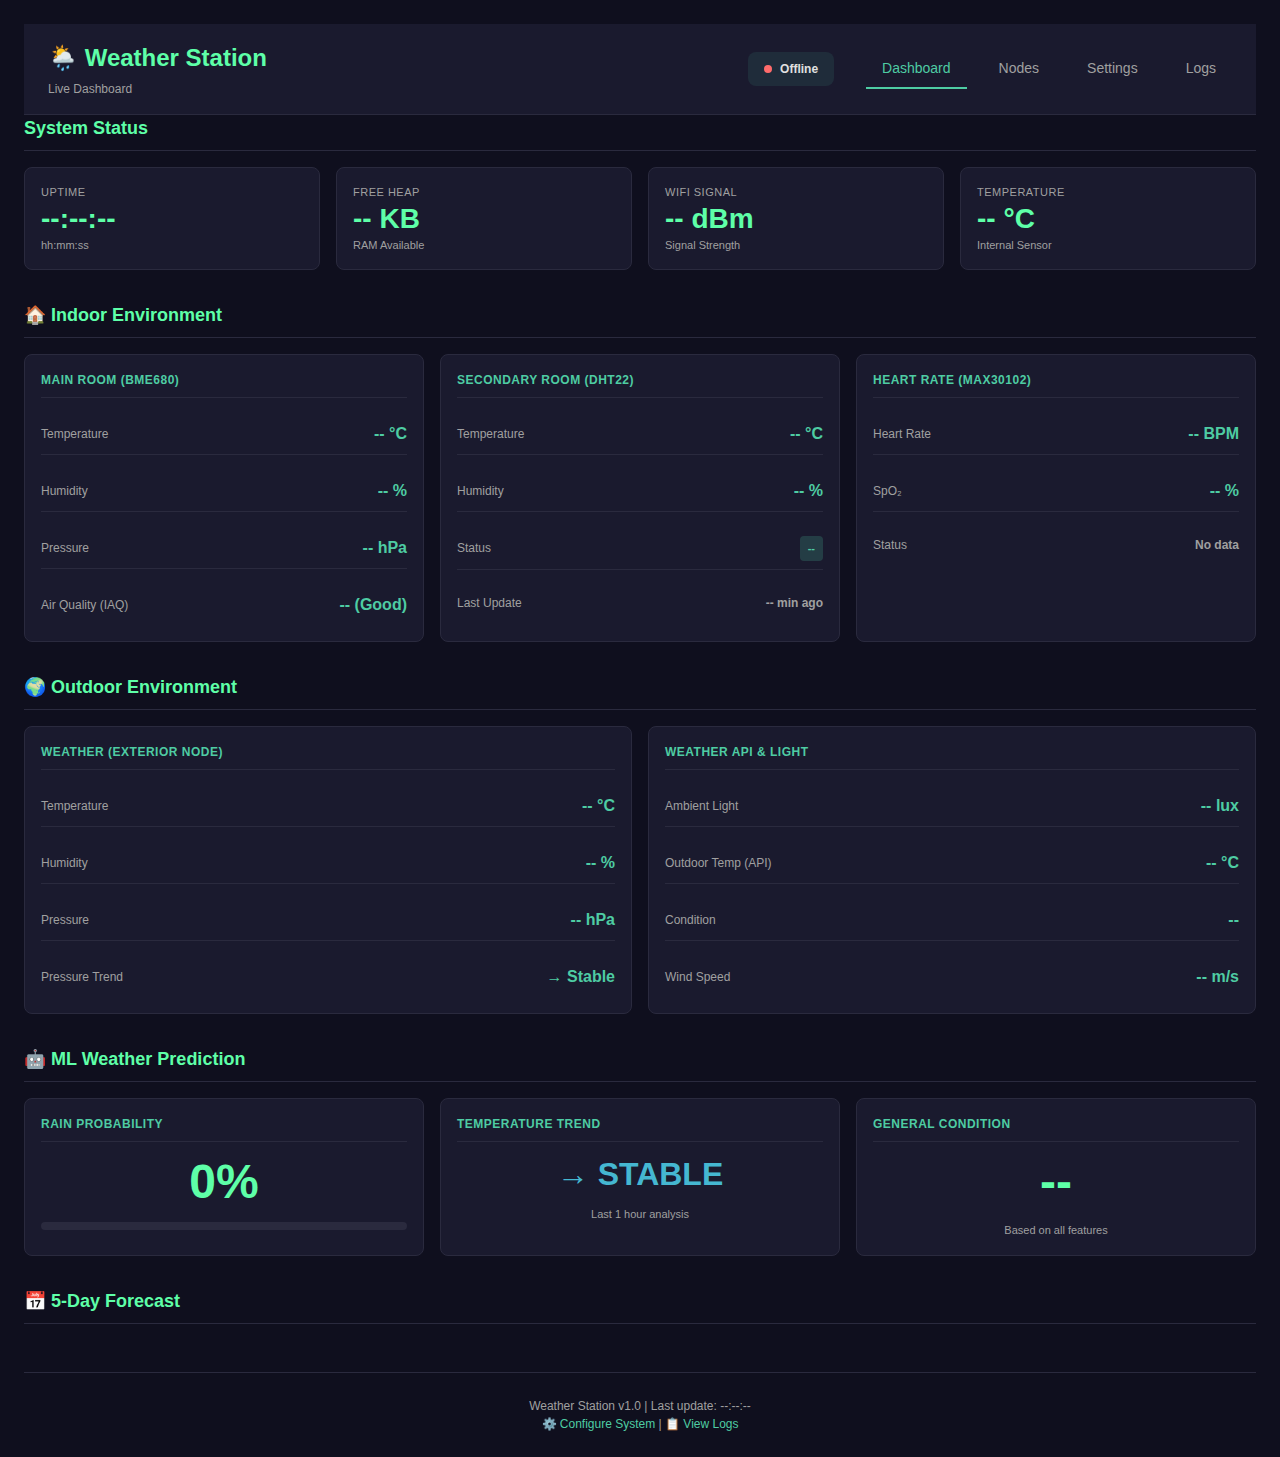
<file: esp32s3_central/data/index.html>
<!DOCTYPE html>
<html lang="en">
<head>
    <meta charset="UTF-8">
    <meta name="viewport" content="width=device-width, initial-scale=1.0">
    <title>Weather Station - Dashboard</title>
    <link rel="stylesheet" href="style.css">
</head>
<body>
    <div class="container">
        <!-- Header -->
        <header class="header">
            <div class="header-left">
                <h1>🌦️ Weather Station</h1>
                <p id="last-update" class="subtitle">Live Dashboard</p>
            </div>
            <div class="header-right">
                <div class="status-indicator" id="system-status">
                    <span class="status-dot online"></span>
                    <span>Online</span>
                </div>
                <nav class="nav">
                    <a href="index.html" class="nav-link active">Dashboard</a>
                    <a href="nodes.html" class="nav-link">Nodes</a>
                    <a href="config.html" class="nav-link">Settings</a>
                    <a href="logs.html" class="nav-link">Logs</a>
                </nav>
            </div>
        </header>

        <!-- System Status -->
        <section class="section">
            <h2>System Status</h2>
            <div class="grid grid-4">
                <div class="card">
                    <div class="card-label">Uptime</div>
                    <div class="card-value" id="uptime">--:--:--</div>
                    <div class="card-unit">hh:mm:ss</div>
                </div>
                <div class="card">
                    <div class="card-label">Free Heap</div>
                    <div class="card-value" id="heap">-- KB</div>
                    <div class="card-unit">RAM Available</div>
                </div>
                <div class="card">
                    <div class="card-label">WiFi Signal</div>
                    <div class="card-value" id="wifi-signal">-- dBm</div>
                    <div class="card-unit">Signal Strength</div>
                </div>
                <div class="card">
                    <div class="card-label">Temperature</div>
                    <div class="card-value" id="cpu-temp">-- °C</div>
                    <div class="card-unit">Internal Sensor</div>
                </div>
            </div>
        </section>

        <!-- Indoor Sensors -->
        <section class="section">
            <h2>🏠 Indoor Environment</h2>
            <div class="grid grid-3">
                <!-- Room 1 -->
                <div class="card">
                    <div class="card-header">Main Room (BME680)</div>
                    <div class="sensor-reading">
                        <div class="reading-item">
                            <span class="reading-label">Temperature</span>
                            <span class="reading-value" id="temp-room1">-- °C</span>
                        </div>
                        <div class="reading-item">
                            <span class="reading-label">Humidity</span>
                            <span class="reading-value" id="humidity-room1">-- %</span>
                        </div>
                        <div class="reading-item">
                            <span class="reading-label">Pressure</span>
                            <span class="reading-value" id="pressure-room1">-- hPa</span>
                        </div>
                        <div class="reading-item">
                            <span class="reading-label">Air Quality (IAQ)</span>
                            <span class="reading-value" id="iaq-room1">-- (Good)</span>
                        </div>
                    </div>
                </div>

                <!-- Room 2 (from Interior node) -->
                <div class="card">
                    <div class="card-header">Secondary Room (DHT22)</div>
                    <div class="sensor-reading">
                        <div class="reading-item">
                            <span class="reading-label">Temperature</span>
                            <span class="reading-value" id="temp-room2">-- °C</span>
                        </div>
                        <div class="reading-item">
                            <span class="reading-label">Humidity</span>
                            <span class="reading-value" id="humidity-room2">-- %</span>
                        </div>
                        <div class="reading-item">
                            <span class="reading-label">Status</span>
                            <span class="reading-value status-badge" id="status-room2">--</span>
                        </div>
                        <div class="reading-item">
                            <span class="reading-label">Last Update</span>
                            <span class="reading-value small" id="update-room2">-- min ago</span>
                        </div>
                    </div>
                </div>

                <!-- Heart Rate (MAX30102) -->
                <div class="card">
                    <div class="card-header">Heart Rate (MAX30102)</div>
                    <div class="sensor-reading">
                        <div class="reading-item">
                            <span class="reading-label">Heart Rate</span>
                            <span class="reading-value" id="heart-rate">-- BPM</span>
                        </div>
                        <div class="reading-item">
                            <span class="reading-label">SpO₂</span>
                            <span class="reading-value" id="spo2">-- %</span>
                        </div>
                        <div class="reading-item">
                            <span class="reading-label">Status</span>
                            <span class="reading-value small" id="hr-status">No data</span>
                        </div>
                    </div>
                </div>
            </div>
        </section>

        <!-- Outdoor Sensors -->
        <section class="section">
            <h2>🌍 Outdoor Environment</h2>
            <div class="grid grid-2">
                <!-- Outdoor sensors -->
                <div class="card">
                    <div class="card-header">Weather (Exterior Node)</div>
                    <div class="sensor-reading">
                        <div class="reading-item">
                            <span class="reading-label">Temperature</span>
                            <span class="reading-value" id="temp-outdoor">-- °C</span>
                        </div>
                        <div class="reading-item">
                            <span class="reading-label">Humidity</span>
                            <span class="reading-value" id="humidity-outdoor">-- %</span>
                        </div>
                        <div class="reading-item">
                            <span class="reading-label">Pressure</span>
                            <span class="reading-value" id="pressure-outdoor">-- hPa</span>
                        </div>
                        <div class="reading-item">
                            <span class="reading-label">Pressure Trend</span>
                            <span class="reading-value" id="pressure-trend">→ Stable</span>
                        </div>
                    </div>
                </div>

                <!-- Light & Weather API -->
                <div class="card">
                    <div class="card-header">Weather API & Light</div>
                    <div class="sensor-reading">
                        <div class="reading-item">
                            <span class="reading-label">Ambient Light</span>
                            <span class="reading-value" id="light-outdoor">-- lux</span>
                        </div>
                        <div class="reading-item">
                            <span class="reading-label">Outdoor Temp (API)</span>
                            <span class="reading-value" id="api-temp">-- °C</span>
                        </div>
                        <div class="reading-item">
                            <span class="reading-label">Condition</span>
                            <span class="reading-value" id="api-condition">--</span>
                        </div>
                        <div class="reading-item">
                            <span class="reading-label">Wind Speed</span>
                            <span class="reading-value" id="api-wind">-- m/s</span>
                        </div>
                    </div>
                </div>
            </div>
        </section>

        <!-- ML Predictions -->
        <section class="section">
            <h2>🤖 ML Weather Prediction</h2>
            <div class="grid grid-3">
                <div class="card">
                    <div class="card-header">Rain Probability</div>
                    <div class="prediction-large" id="rain-prob">0%</div>
                    <div class="prediction-bar">
                        <div class="prediction-bar-fill" id="rain-prob-bar" style="width: 0%"></div>
                    </div>
                </div>

                <div class="card">
                    <div class="card-header">Temperature Trend</div>
                    <div class="prediction-large trend" id="temp-trend">→ STABLE</div>
                    <div class="prediction-unit">Last 1 hour analysis</div>
                </div>

                <div class="card">
                    <div class="card-header">General Condition</div>
                    <div class="prediction-large" id="general-condition">--</div>
                    <div class="prediction-unit">Based on all features</div>
                </div>
            </div>
        </section>

        <!-- 5-Day Forecast -->
        <section class="section">
            <h2>📅 5-Day Forecast</h2>
            <div class="forecast-container" id="forecast-container">
                <!-- Filled by JavaScript -->
            </div>
        </section>

        <!-- Footer -->
        <footer class="footer">
            <p>Weather Station v1.0 | Last update: <span id="footer-time">--:--:--</span></p>
            <p><a href="config.html">⚙️ Configure System</a> | <a href="logs.html">📋 View Logs</a></p>
        </footer>
    </div>

    <script src="app.js"></script>
</body>
</html>
</file>
<file: esp32s3_central/data/style.css>
/* ============================================================================
   Home Weather Station - Master Stylesheet
   Dark theme, responsive, optimized for LittleFS
   ============================================================================ */

:root {
    --color-bg-dark: #0f0f1e;
    --color-bg-card: #1a1a2e;
    --color-text-primary: #e0e0e0;
    --color-text-secondary: #a0a0a0;
    --color-accent: #4ecca3;
    --color-accent-light: #5effa8;
    --color-warning: #ff6b6b;
    --color-success: #4ecca3;
    --color-info: #45b7d1;
    --color-border: #2a2a3e;
    --spacing-xs: 4px;
    --spacing-sm: 8px;
    --spacing-md: 16px;
    --spacing-lg: 24px;
    --spacing-xl: 32px;
    --radius: 8px;
}

* {
    margin: 0;
    padding: 0;
    box-sizing: border-box;
}

html {
    scroll-behavior: smooth;
}

body {
    background-color: var(--color-bg-dark);
    color: var(--color-text-primary);
    font-family: -apple-system, BlinkMacSystemFont, "Segoe UI", Roboto, "Helvetica Neue", Arial, sans-serif;
    font-size: 14px;
    line-height: 1.5;
    overflow-x: hidden;
}

.container {
    max-width: 1400px;
    margin: 0 auto;
    padding: var(--spacing-lg);
}

/* ============================================================================
   Header & Navigation
   ============================================================================ */

.header {
    background-color: var(--color-bg-card);
    border-bottom: 1px solid var(--color-border);
    padding: var(--spacing-md) var(--spacing-lg);
    margin: -var(--spacing-lg) -var(--spacing-lg) var(--spacing-lg) -var(--spacing-lg);
    display: flex;
    justify-content: space-between;
    align-items: center;
    flex-wrap: wrap;
    gap: var(--spacing-lg);
    position: sticky;
    top: 0;
    z-index: 100;
}

.header-left h1 {
    font-size: 24px;
    margin-bottom: var(--spacing-xs);
    color: var(--color-accent-light);
}

.header-left .subtitle {
    font-size: 12px;
    color: var(--color-text-secondary);
}

.header-right {
    display: flex;
    align-items: center;
    gap: var(--spacing-xl);
}

.status-indicator {
    display: flex;
    align-items: center;
    gap: var(--spacing-sm);
    padding: var(--spacing-sm) var(--spacing-md);
    background-color: rgba(78, 204, 163, 0.1);
    border-radius: var(--radius);
    font-size: 12px;
    font-weight: 600;
}

.status-dot {
    width: 8px;
    height: 8px;
    border-radius: 50%;
    animation: pulse 2s infinite;
}

.status-dot.online {
    background-color: var(--color-success);
}

.status-dot.offline {
    background-color: var(--color-warning);
    animation: none;
}

@keyframes pulse {
    0%, 100% { opacity: 1; }
    50% { opacity: 0.5; }
}

.nav {
    display: flex;
    gap: var(--spacing-md);
}

.nav-link {
    padding: var(--spacing-sm) var(--spacing-md);
    color: var(--color-text-secondary);
    text-decoration: none;
    border-bottom: 2px solid transparent;
    transition: all 0.3s ease;
}

.nav-link:hover,
.nav-link.active {
    color: var(--color-accent);
    border-bottom-color: var(--color-accent);
}

/* ============================================================================
   Sections & Cards
   ============================================================================ */

.section {
    margin-bottom: var(--spacing-xl);
}

.section h2 {
    font-size: 18px;
    margin-bottom: var(--spacing-md);
    color: var(--color-accent-light);
    padding-bottom: var(--spacing-sm);
    border-bottom: 1px solid var(--color-border);
}

.grid {
    display: grid;
    gap: var(--spacing-md);
}

.grid-2 { grid-template-columns: repeat(auto-fit, minmax(300px, 1fr)); }
.grid-3 { grid-template-columns: repeat(auto-fit, minmax(280px, 1fr)); }
.grid-4 { grid-template-columns: repeat(auto-fit, minmax(200px, 1fr)); }

.card {
    background-color: var(--color-bg-card);
    border: 1px solid var(--color-border);
    border-radius: var(--radius);
    padding: var(--spacing-md);
    transition: all 0.3s ease;
}

.card:hover {
    border-color: var(--color-accent);
    box-shadow: 0 0 20px rgba(78, 204, 163, 0.1);
    transform: translateY(-2px);
}

.card-header {
    font-weight: 600;
    font-size: 12px;
    color: var(--color-accent);
    text-transform: uppercase;
    letter-spacing: 0.5px;
    margin-bottom: var(--spacing-md);
    padding-bottom: var(--spacing-sm);
    border-bottom: 1px solid var(--color-border);
}

.card-label {
    font-size: 11px;
    color: var(--color-text-secondary);
    text-transform: uppercase;
    letter-spacing: 0.5px;
    margin-bottom: var(--spacing-xs);
}

.card-value {
    font-size: 28px;
    font-weight: 700;
    color: var(--color-accent-light);
    line-height: 1;
    margin-bottom: var(--spacing-xs);
}

.card-unit {
    font-size: 11px;
    color: var(--color-text-secondary);
}

/* ============================================================================
   Sensor Readings
   ============================================================================ */

.sensor-reading {
    display: flex;
    flex-direction: column;
    gap: var(--spacing-md);
}

.reading-item {
    display: flex;
    justify-content: space-between;
    align-items: center;
    padding: var(--spacing-sm) 0;
    border-bottom: 1px solid var(--color-border);
}

.reading-item:last-child {
    border-bottom: none;
}

.reading-label {
    font-size: 12px;
    color: var(--color-text-secondary);
    font-weight: 500;
}

.reading-value {
    font-size: 16px;
    font-weight: 600;
    color: var(--color-accent);
}

.reading-value.small {
    font-size: 12px;
    color: var(--color-text-secondary);
}

.status-badge {
    display: inline-block;
    padding: var(--spacing-xs) var(--spacing-sm);
    background-color: rgba(78, 204, 163, 0.2);
    color: var(--color-success);
    border-radius: 4px;
    font-size: 11px;
    font-weight: 600;
    text-transform: uppercase;
}

.status-badge.offline {
    background-color: rgba(255, 107, 107, 0.2);
    color: var(--color-warning);
}

/* ============================================================================
   ML Predictions
   ============================================================================ */

.prediction-large {
    font-size: 48px;
    font-weight: 700;
    color: var(--color-accent-light);
    line-height: 1;
    margin: var(--spacing-md) 0;
    text-align: center;
}

.prediction-large.trend {
    font-size: 32px;
    color: var(--color-info);
}

.prediction-unit {
    text-align: center;
    font-size: 11px;
    color: var(--color-text-secondary);
}

.prediction-bar {
    width: 100%;
    height: 8px;
    background-color: var(--color-border);
    border-radius: 4px;
    overflow: hidden;
    margin-top: var(--spacing-sm);
}

.prediction-bar-fill {
    height: 100%;
    background: linear-gradient(90deg, #4ecca3, #5effa8);
    transition: width 0.5s ease;
}

/* ============================================================================
   Forecast
   ============================================================================ */

.forecast-container {
    display: grid;
    grid-template-columns: repeat(auto-fit, minmax(120px, 1fr));
    gap: var(--spacing-md);
}

.forecast-day {
    background-color: var(--color-bg-card);
    border: 1px solid var(--color-border);
    border-radius: var(--radius);
    padding: var(--spacing-md);
    text-align: center;
    transition: all 0.3s ease;
}

.forecast-day:hover {
    border-color: var(--color-accent);
    box-shadow: 0 0 15px rgba(78, 204, 163, 0.1);
}

.forecast-day-label {
    font-size: 11px;
    color: var(--color-text-secondary);
    text-transform: uppercase;
    margin-bottom: var(--spacing-sm);
}

.forecast-icon {
    font-size: 32px;
    margin: var(--spacing-sm) 0;
}

.forecast-temp {
    font-size: 16px;
    font-weight: 600;
    color: var(--color-accent);
    margin-bottom: var(--spacing-xs);
}

.forecast-condition {
    font-size: 11px;
    color: var(--color-text-secondary);
}

/* ============================================================================
   Forms
   ============================================================================ */

.form-group {
    margin-bottom: var(--spacing-lg);
}

.form-label {
    display: block;
    font-weight: 600;
    font-size: 12px;
    margin-bottom: var(--spacing-sm);
    color: var(--color-accent);
    text-transform: uppercase;
    letter-spacing: 0.5px;
}

.form-input,
.form-select,
.form-textarea {
    width: 100%;
    padding: var(--spacing-sm) var(--spacing-md);
    background-color: rgba(255, 255, 255, 0.05);
    border: 1px solid var(--color-border);
    border-radius: var(--radius);
    color: var(--color-text-primary);
    font-size: 14px;
    font-family: inherit;
    transition: all 0.3s ease;
}

.form-input:focus,
.form-select:focus,
.form-textarea:focus {
    outline: none;
    border-color: var(--color-accent);
    box-shadow: 0 0 10px rgba(78, 204, 163, 0.2);
    background-color: rgba(78, 204, 163, 0.05);
}

.form-help {
    font-size: 11px;
    color: var(--color-text-secondary);
    margin-top: var(--spacing-xs);
}

/* ============================================================================
   Buttons
   ============================================================================ */

.button,
button {
    padding: var(--spacing-sm) var(--spacing-md);
    border: none;
    border-radius: var(--radius);
    font-size: 14px;
    font-weight: 600;
    cursor: pointer;
    transition: all 0.3s ease;
    text-transform: uppercase;
    letter-spacing: 0.5px;
}

.button-primary {
    background-color: var(--color-accent);
    color: var(--color-bg-dark);
}

.button-primary:hover {
    background-color: var(--color-accent-light);
    transform: translateY(-2px);
    box-shadow: 0 4px 12px rgba(78, 204, 163, 0.3);
}

.button-secondary {
    background-color: transparent;
    color: var(--color-accent);
    border: 1px solid var(--color-accent);
}

.button-secondary:hover {
    background-color: rgba(78, 204, 163, 0.1);
}

.button-danger {
    background-color: var(--color-warning);
    color: white;
}

.button-danger:hover {
    background-color: #ff5252;
    transform: translateY(-2px);
    box-shadow: 0 4px 12px rgba(255, 107, 107, 0.3);
}

.button:disabled {
    opacity: 0.5;
    cursor: not-allowed;
    transform: none !important;
}

.button-group {
    display: flex;
    gap: var(--spacing-sm);
    flex-wrap: wrap;
}

/* ============================================================================
   Toggles & Switches
   ============================================================================ */

.toggle-switch {
    position: relative;
    display: inline-block;
    width: 50px;
    height: 24px;
}

.toggle-switch input {
    opacity: 0;
    width: 0;
    height: 0;
}

.toggle-slider {
    position: absolute;
    cursor: pointer;
    top: 0;
    left: 0;
    right: 0;
    bottom: 0;
    background-color: var(--color-border);
    transition: 0.3s;
    border-radius: 24px;
}

.toggle-slider:before {
    position: absolute;
    content: "";
    height: 18px;
    width: 18px;
    left: 3px;
    bottom: 3px;
    background-color: white;
    transition: 0.3s;
    border-radius: 50%;
}

input:checked + .toggle-slider {
    background-color: var(--color-accent);
}

input:checked + .toggle-slider:before {
    transform: translateX(26px);
}

/* ============================================================================
   Progress & Loading
   ============================================================================ */

.progress-bar {
    width: 100%;
    height: 8px;
    background-color: var(--color-border);
    border-radius: 4px;
    overflow: hidden;
    margin: var(--spacing-md) 0;
}

.progress-bar-fill {
    height: 100%;
    background: linear-gradient(90deg, var(--color-accent), var(--color-accent-light));
    width: 0%;
    transition: width 0.3s ease;
}

.spinner {
    border: 2px solid var(--color-border);
    border-top: 2px solid var(--color-accent);
    border-radius: 50%;
    width: 20px;
    height: 20px;
    animation: spin 0.6s linear infinite;
    display: inline-block;
}

@keyframes spin {
    0% { transform: rotate(0deg); }
    100% { transform: rotate(360deg); }
}

/* ============================================================================
   Alerts & Messages
   ============================================================================ */

.alert {
    padding: var(--spacing-md);
    border-radius: var(--radius);
    margin-bottom: var(--spacing-md);
    border-left: 4px solid;
}

.alert-success {
    background-color: rgba(78, 204, 163, 0.1);
    color: var(--color-success);
    border-left-color: var(--color-success);
}

.alert-warning {
    background-color: rgba(255, 193, 7, 0.1);
    color: #ffc107;
    border-left-color: #ffc107;
}

.alert-error {
    background-color: rgba(255, 107, 107, 0.1);
    color: var(--color-warning);
    border-left-color: var(--color-warning);
}

.alert-info {
    background-color: rgba(69, 183, 209, 0.1);
    color: var(--color-info);
    border-left-color: var(--color-info);
}

/* ============================================================================
   Table
   ============================================================================ */

.table-container {
    overflow-x: auto;
    margin: var(--spacing-md) 0;
}

table {
    width: 100%;
    border-collapse: collapse;
    background-color: var(--color-bg-card);
    border: 1px solid var(--color-border);
    border-radius: var(--radius);
    overflow: hidden;
}

th {
    background-color: rgba(78, 204, 163, 0.1);
    color: var(--color-accent);
    font-weight: 600;
    text-align: left;
    padding: var(--spacing-md);
    font-size: 12px;
    text-transform: uppercase;
    letter-spacing: 0.5px;
}

td {
    padding: var(--spacing-md);
    border-top: 1px solid var(--color-border);
}

tr:hover {
    background-color: rgba(78, 204, 163, 0.05);
}

/* ============================================================================
   Footer
   ============================================================================ */

.footer {
    margin-top: var(--spacing-xl);
    padding-top: var(--spacing-lg);
    border-top: 1px solid var(--color-border);
    text-align: center;
    color: var(--color-text-secondary);
    font-size: 12px;
}

.footer a {
    color: var(--color-accent);
    text-decoration: none;
}

.footer a:hover {
    text-decoration: underline;
}

/* ============================================================================
   Responsive Design
   ============================================================================ */

@media (max-width: 768px) {
    .container {
        padding: var(--spacing-md);
    }

    .header {
        flex-direction: column;
        align-items: flex-start;
        gap: var(--spacing-md);
        margin: -var(--spacing-md) -var(--spacing-md) var(--spacing-md) -var(--spacing-md);
    }

    .header-right {
        width: 100%;
        gap: var(--spacing-md);
    }

    .nav {
        width: 100%;
        flex-direction: column;
    }

    .grid-2,
    .grid-3,
    .grid-4 {
        grid-template-columns: 1fr;
    }

    .forecast-container {
        grid-template-columns: repeat(auto-fit, minmax(100px, 1fr));
    }

    .card-value {
        font-size: 24px;
    }

    .prediction-large {
        font-size: 40px;
    }

    .button-group {
        flex-direction: column;
    }

    .button,
    button {
        width: 100%;
    }
}

@media (max-width: 480px) {
    .container {
        padding: var(--spacing-sm);
    }

    .header-left h1 {
        font-size: 20px;
    }

    .card-value {
        font-size: 20px;
    }

    .prediction-large {
        font-size: 32px;
    }

    .section h2 {
        font-size: 16px;
    }
}

/* ============================================================================
   Utility Classes
   ============================================================================ */

.hidden {
    display: none !important;
}

.text-center {
    text-align: center;
}

.text-right {
    text-align: right;
}

.mt {
    margin-top: var(--spacing-md);
}

.mb {
    margin-bottom: var(--spacing-md);
}

.loading {
    opacity: 0.6;
    pointer-events: none;
}
</file>
